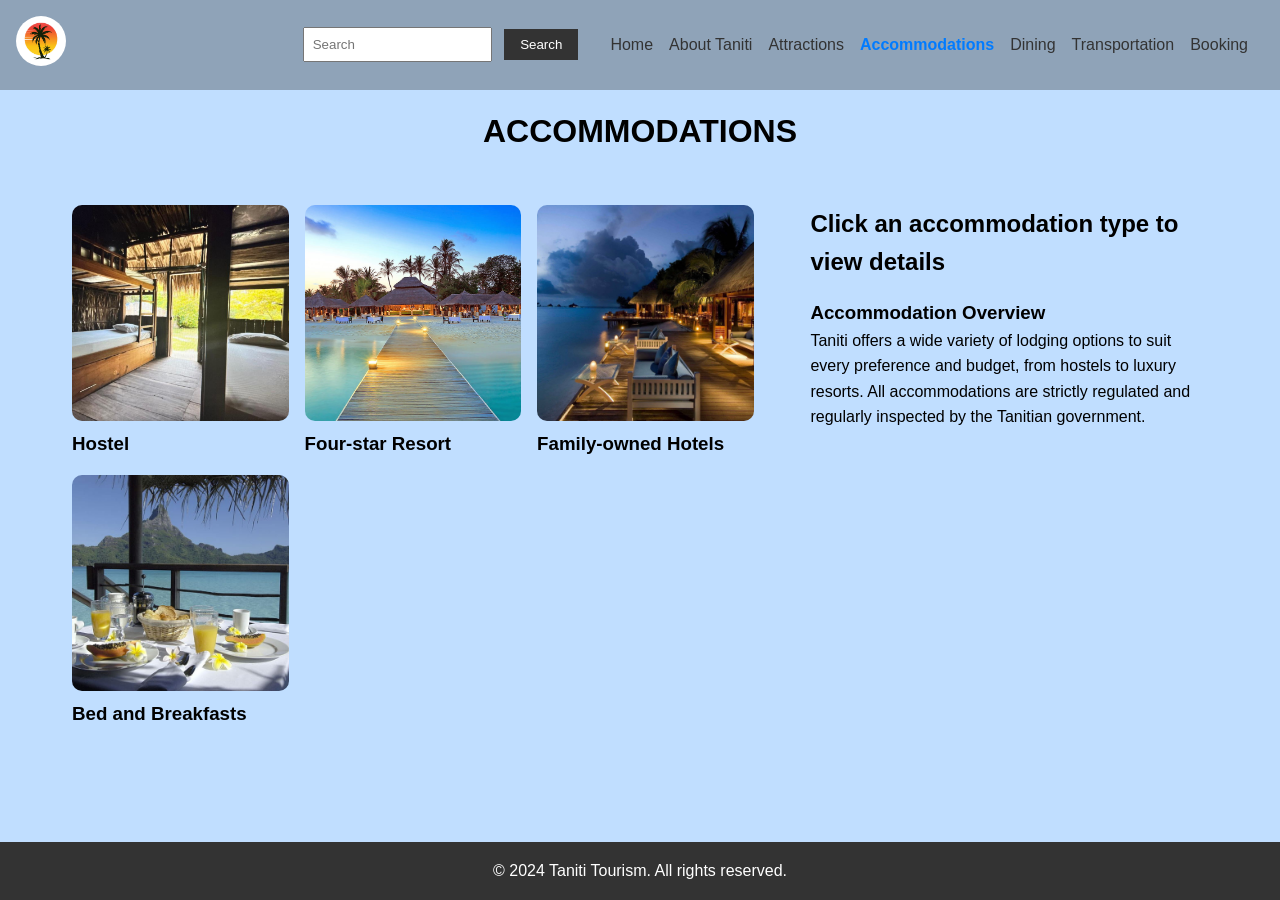
<file: accommodations.html>
<!DOCTYPE html>
<html lang="en">
<head>
    <meta charset="UTF-8">
    <meta name="viewport" content="width=device-width, initial-scale=1.0">
    <title>Accommodations - Taniti Tourism</title>
    <link rel="stylesheet" href="styles.css">
</head>
<body id="accommodations">
    <header>
        <nav class="desktop-nav">
            <div class="logo">
                <img src="images/logo.png" alt="Taniti Tourism Logo">
            </div>
            <div class="search-and-nav">
                <div class="search">
                    <input type="text" placeholder="Search">
                    <button type="submit">Search</button>
                </div>
                <ul class="nav-links">
                    <li><a href="index.html">Home</a></li>
                    <li><a href="about.html">About Taniti</a></li>
                    <li><a href="attractions.html">Attractions</a></li>
                    <li><a href="accommodations.html" class="current">Accommodations</a></li>
                    <li><a href="dining.html">Dining</a></li>
                    <li><a href="transportation.html">Transportation</a></li>
                    <li><a href="booking.html">Booking</a></li>
                </ul>
            </div>
        </nav>

        <nav class="mobile-nav">
            <div class="logo">
                <img src="images/logo.png" alt="Taniti Tourism Logo">
            </div>
            <div class="search">
                <input type="text" placeholder="Search">
                <button type="submit">Search</button>
            </div>
            <button class="hamburger-menu" aria-label="Open navigation menu">☰</button>
        </nav>
    </header>

    <main>
        <h1 class="page-title">ACCOMMODATIONS</h1>
        <div class="content-grid">
            <div class="item-grid">
                <div class="item" data-id="hostel">
                    <img src="images/hostel.jpg" alt="Inexpensive Hostel">
                    <h3>Hostel</h3>
                </div>
                <div class="item" data-id="resort">
                    <img src="images/resort.jpg" alt="Four-star Resort">
                    <h3>Four-star Resort</h3>
                </div>
                <div class="item" data-id="family-hotel">
                    <img src="images/family-hotel.jpg" alt="Family-owned Hotel">
                    <h3>Family-owned Hotels</h3>
                </div>
                <div class="item" data-id="bnb">
                    <img src="images/bed-and-breakfast.jpg" alt="Bed and Breakfast">
                    <h3>Bed and Breakfasts</h3>
                </div>
            </div>
            <div class="item-details">
                <h2>Click an accommodation type to view details</h2>
                <div id="item-info"></div>
            </div>
        </div>
    </main>

    <footer>
        <div class="footer-content">
            <p>&copy; 2024 Taniti Tourism. All rights reserved.</p>
        </div>
    </footer>

    <nav class="mobile-menu">
        <ul>
            <li><a href="index.html">Home</a></li>
            <li><a href="about.html">About Taniti</a></li>
            <li><a href="attractions.html">Attractions</a></li>
            <li><a href="accommodations.html" class="current">Accommodations</a></li>
            <li><a href="dining.html">Dining</a></li>
            <li><a href="transportation.html">Transportation</a></li>
            <li><a href="booking.html">Booking</a></li>
        </ul>
    </nav>

    <script src="script.js"></script>
</body>
</html>
</file>
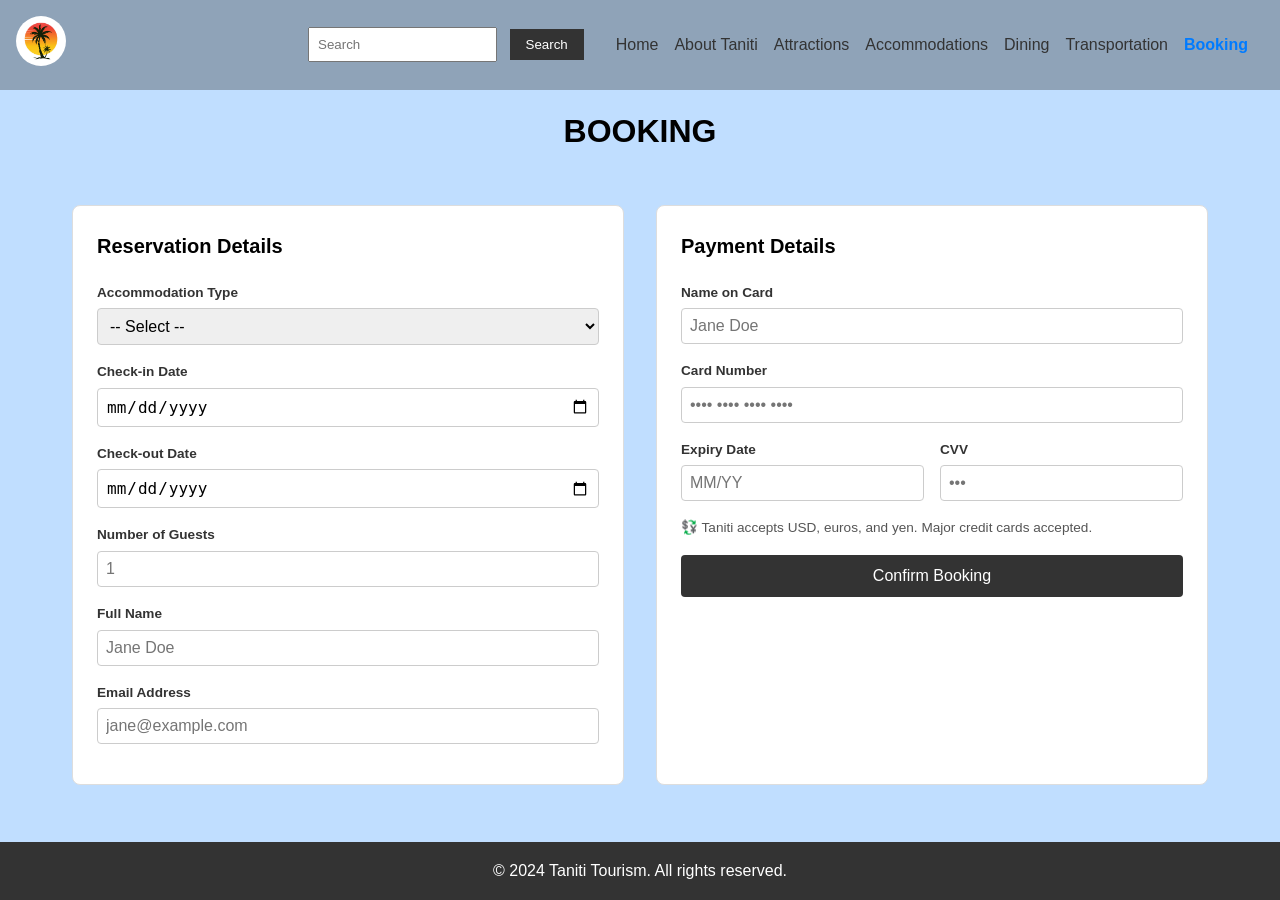
<file: booking.html>
<!DOCTYPE html>
<html lang="en">
<head>
    <meta charset="UTF-8">
    <meta name="viewport" content="width=device-width, initial-scale=1.0">
    <title>Booking - Taniti Tourism</title>
    <link rel="stylesheet" href="styles.css">
</head>
<body id="booking">
    <header>
        <nav class="desktop-nav">
            <div class="logo">
                <img src="images/logo.png" alt="Taniti Tourism Logo">
            </div>
            <div class="search-and-nav">
                <div class="search">
                    <input type="text" placeholder="Search">
                    <button type="submit">Search</button>
                </div>
                <ul class="nav-links">
                    <li><a href="index.html">Home</a></li>
                    <li><a href="about.html">About Taniti</a></li>
                    <li><a href="attractions.html">Attractions</a></li>
                    <li><a href="accommodations.html">Accommodations</a></li>
                    <li><a href="dining.html">Dining</a></li>
                    <li><a href="transportation.html">Transportation</a></li>
                    <li><a href="booking.html" class="current">Booking</a></li>
                </ul>
            </div>
        </nav>

        <nav class="mobile-nav">
            <div class="logo">
                <img src="images/logo.png" alt="Taniti Tourism Logo">
            </div>
            <div class="search">
                <input type="text" placeholder="Search">
                <button type="submit">Search</button>
            </div>
            <button class="hamburger-menu" aria-label="Open navigation menu">☰</button>
        </nav>
    </header>

    <main>
        <h1 class="page-title">BOOKING</h1>

        <div id="confirmation-banner" class="confirmation-banner" style="display:none;">
            <p>✅ Your booking has been submitted! A confirmation will be sent to your email.</p>
        </div>

        <div class="booking-layout" id="booking-form-area">
            <div class="booking-form-section">
                <h2>Reservation Details</h2>

                <div class="form-group">
                    <label for="accommodation">Accommodation Type</label>
                    <select id="accommodation">
                        <option value="">-- Select --</option>
                        <option value="hostel">Hostel</option>
                        <option value="resort">Four-star Resort</option>
                        <option value="family-hotel">Family-owned Hotel</option>
                        <option value="bnb">Bed and Breakfast</option>
                    </select>
                </div>

                <div class="form-group">
                    <label for="checkin">Check-in Date</label>
                    <input type="date" id="checkin">
                </div>

                <div class="form-group">
                    <label for="checkout">Check-out Date</label>
                    <input type="date" id="checkout">
                </div>

                <div class="form-group">
                    <label for="guests">Number of Guests</label>
                    <input type="number" id="guests" min="1" max="10" placeholder="1">
                </div>

                <div class="form-group">
                    <label for="name">Full Name</label>
                    <input type="text" id="name" placeholder="Jane Doe">
                </div>

                <div class="form-group">
                    <label for="email">Email Address</label>
                    <input type="email" id="email" placeholder="jane@example.com">
                </div>
            </div>

            <div class="payment-section">
                <h2>Payment Details</h2>

                <div class="form-group">
                    <label for="card-name">Name on Card</label>
                    <input type="text" id="card-name" placeholder="Jane Doe">
                </div>

                <div class="form-group">
                    <label for="card-number">Card Number</label>
                    <input type="text" id="card-number" placeholder="•••• •••• •••• ••••" maxlength="19">
                </div>

                <div class="form-row">
                    <div class="form-group">
                        <label for="expiry">Expiry Date</label>
                        <input type="text" id="expiry" placeholder="MM/YY" maxlength="5">
                    </div>
                    <div class="form-group">
                        <label for="cvv">CVV</label>
                        <input type="text" id="cvv" placeholder="•••" maxlength="3">
                    </div>
                </div>

                <p class="currency-note">💱 Taniti accepts USD, euros, and yen. Major credit cards accepted.</p>

                <button id="submit-booking" class="submit-btn">Confirm Booking</button>
            </div>
        </div>
    </main>

    <footer>
        <div class="footer-content">
            <p>&copy; 2024 Taniti Tourism. All rights reserved.</p>
        </div>
    </footer>

    <nav class="mobile-menu">
        <ul>
            <li><a href="index.html">Home</a></li>
            <li><a href="about.html">About Taniti</a></li>
            <li><a href="attractions.html">Attractions</a></li>
            <li><a href="accommodations.html">Accommodations</a></li>
            <li><a href="dining.html">Dining</a></li>
            <li><a href="transportation.html">Transportation</a></li>
            <li><a href="booking.html" class="current">Booking</a></li>
        </ul>
    </nav>

    <script src="script.js"></script>
    <script>
        // Mobile menu
        const hamburger = document.querySelector('.hamburger-menu');
        const mobileMenu = document.querySelector('.mobile-menu');
        if (hamburger && mobileMenu) {
            hamburger.addEventListener('click', () => mobileMenu.classList.toggle('active'));
        }

        // Card number formatting
        document.getElementById('card-number').addEventListener('input', function () {
            let v = this.value.replace(/\D/g, '').substring(0, 16);
            this.value = v.replace(/(.{4})/g, '$1 ').trim();
        });

        // Expiry formatting
        document.getElementById('expiry').addEventListener('input', function () {
            let v = this.value.replace(/\D/g, '').substring(0, 4);
            if (v.length >= 3) v = v.substring(0, 2) + '/' + v.substring(2);
            this.value = v;
        });

        // Submit
        document.getElementById('submit-booking').addEventListener('click', function () {
            const required = ['accommodation', 'checkin', 'checkout', 'guests', 'name', 'email', 'card-name', 'card-number', 'expiry', 'cvv'];
            const empty = required.filter(id => !document.getElementById(id).value.trim());

            if (empty.length > 0) {
                alert('Please fill in all fields before submitting.');
                return;
            }

            const checkin = new Date(document.getElementById('checkin').value);
            const checkout = new Date(document.getElementById('checkout').value);
            if (checkout <= checkin) {
                alert('Check-out date must be after check-in date.');
                return;
            }

            document.getElementById('booking-form-area').style.display = 'none';
            const banner = document.getElementById('confirmation-banner');
            banner.style.display = 'block';
            banner.scrollIntoView({ behavior: 'smooth' });
        });
    </script>
</body>
</html>
</file>
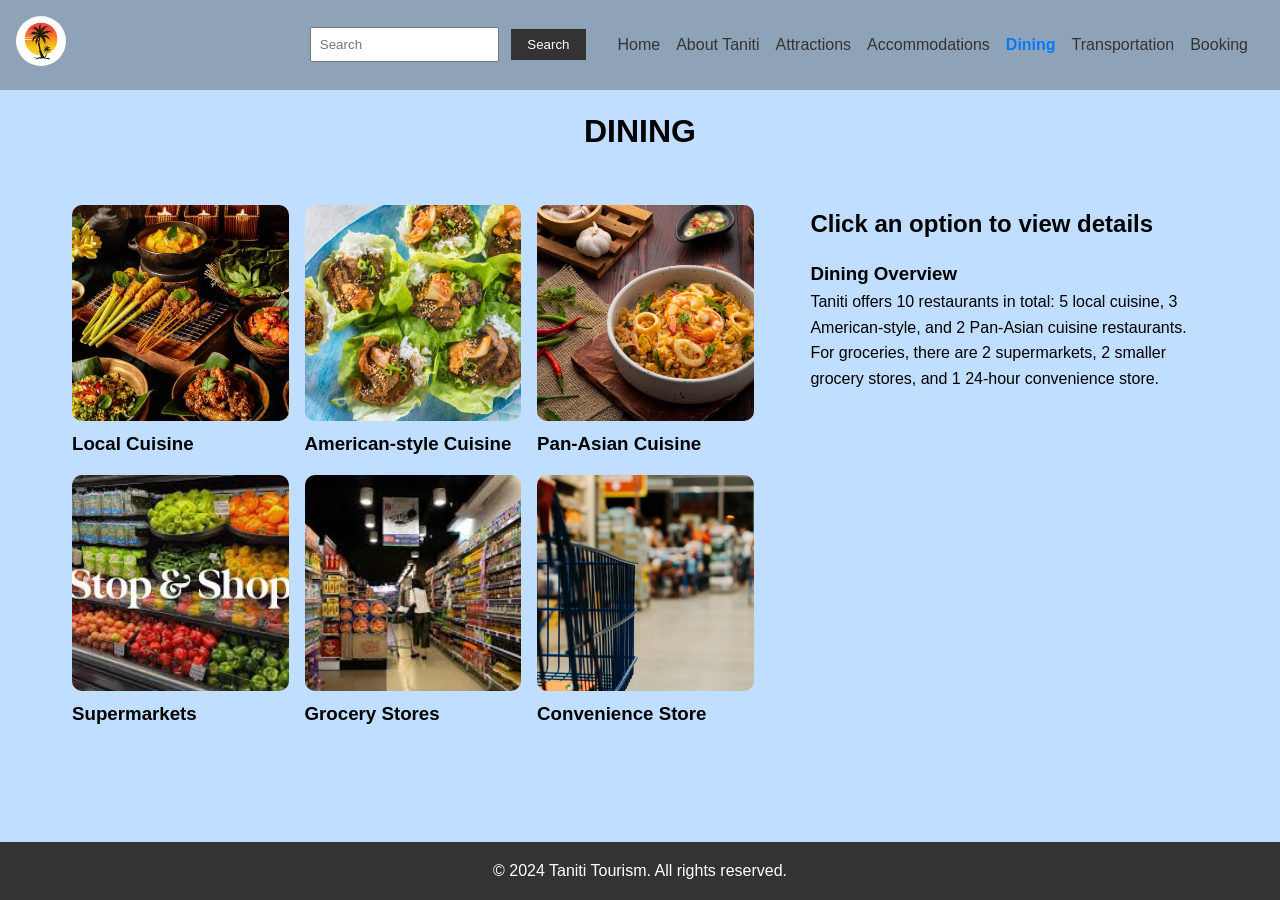
<file: dining.html>
<!DOCTYPE html>
<html lang="en">
<head>
    <meta charset="UTF-8">
    <meta name="viewport" content="width=device-width, initial-scale=1.0">
    <title>Dining - Taniti Tourism</title>
    <link rel="stylesheet" href="styles.css">
</head>
<body id="dining">
    <header>
        <nav class="desktop-nav">
            <div class="logo">
                <img src="images/logo.png" alt="Taniti Tourism Logo">
            </div>
            <div class="search-and-nav">
                <div class="search">
                    <input type="text" placeholder="Search">
                    <button type="submit">Search</button>
                </div>
                <ul class="nav-links">
                    <li><a href="index.html">Home</a></li>
                    <li><a href="about.html">About Taniti</a></li>
                    <li><a href="attractions.html">Attractions</a></li>
                    <li><a href="accommodations.html">Accommodations</a></li>
                    <li><a href="dining.html" class="current">Dining</a></li>
                    <li><a href="transportation.html">Transportation</a></li>
                    <li><a href="booking.html">Booking</a></li>
                </ul>
            </div>
        </nav>

        <nav class="mobile-nav">
            <div class="logo">
                <img src="images/logo.png" alt="Taniti Tourism Logo">
            </div>
            <div class="search">
                <input type="text" placeholder="Search">
                <button type="submit">Search</button>
            </div>
            <button class="hamburger-menu" aria-label="Open navigation menu">☰</button>
        </nav>
    </header>

    <main>
      <h1 class="page-title">DINING</h1>
      <div class="content-grid">
          <div class="item-grid">
              <div class="item" data-id="local">
                  <img src="images/local-cuisine.jpg" alt="Local Fish and Rice">
                  <h3>Local Cuisine</h3>
              </div>
              <div class="item" data-id="american">
                  <img src="images/american-cuisine.jpg" alt="American-style Meals">
                  <h3>American-style Cuisine</h3>
              </div>
              <div class="item" data-id="asian">
                  <img src="images/pan-asian-cuisine.jpg" alt="Pan-Asian Cuisine">
                  <h3>Pan-Asian Cuisine</h3>
              </div>
              <div class="item" data-id="supermarket">
                  <img src="images/supermarket.jpeg" alt="Supermarket">
                  <h3>Supermarkets</h3>
              </div>
              <div class="item" data-id="grocery">
                  <img src="images/grocery-store.jpeg" alt="Grocery Store">
                  <h3>Grocery Stores</h3>
              </div>
              <div class="item" data-id="convenience">
                  <img src="images/convenience-store.jpeg" alt="Convenience Store">
                  <h3>Convenience Store</h3>
              </div>
          </div>
          <div class="item-details">
            <h2>Click an option to view details</h2>
            <div id="item-info"></div>
          </div>
        </div>
    </main>

    <footer>
        <div class="footer-content">
            <p>&copy; 2024 Taniti Tourism. All rights reserved.</p>
        </div>
    </footer>

    <nav class="mobile-menu">
        <ul>
            <li><a href="index.html">Home</a></li>
            <li><a href="about.html">About Taniti</a></li>
            <li><a href="attractions.html">Attractions</a></li>
            <li><a href="accommodations.html">Accommodations</a></li>
            <li><a href="dining.html" class="current">Dining</a></li>
            <li><a href="transportation.html">Transportation</a></li>
            <li><a href="booking.html">Booking</a></li>
        </ul>
    </nav>

    <script src="script.js"></script>
   
</body>
</html>
</file>
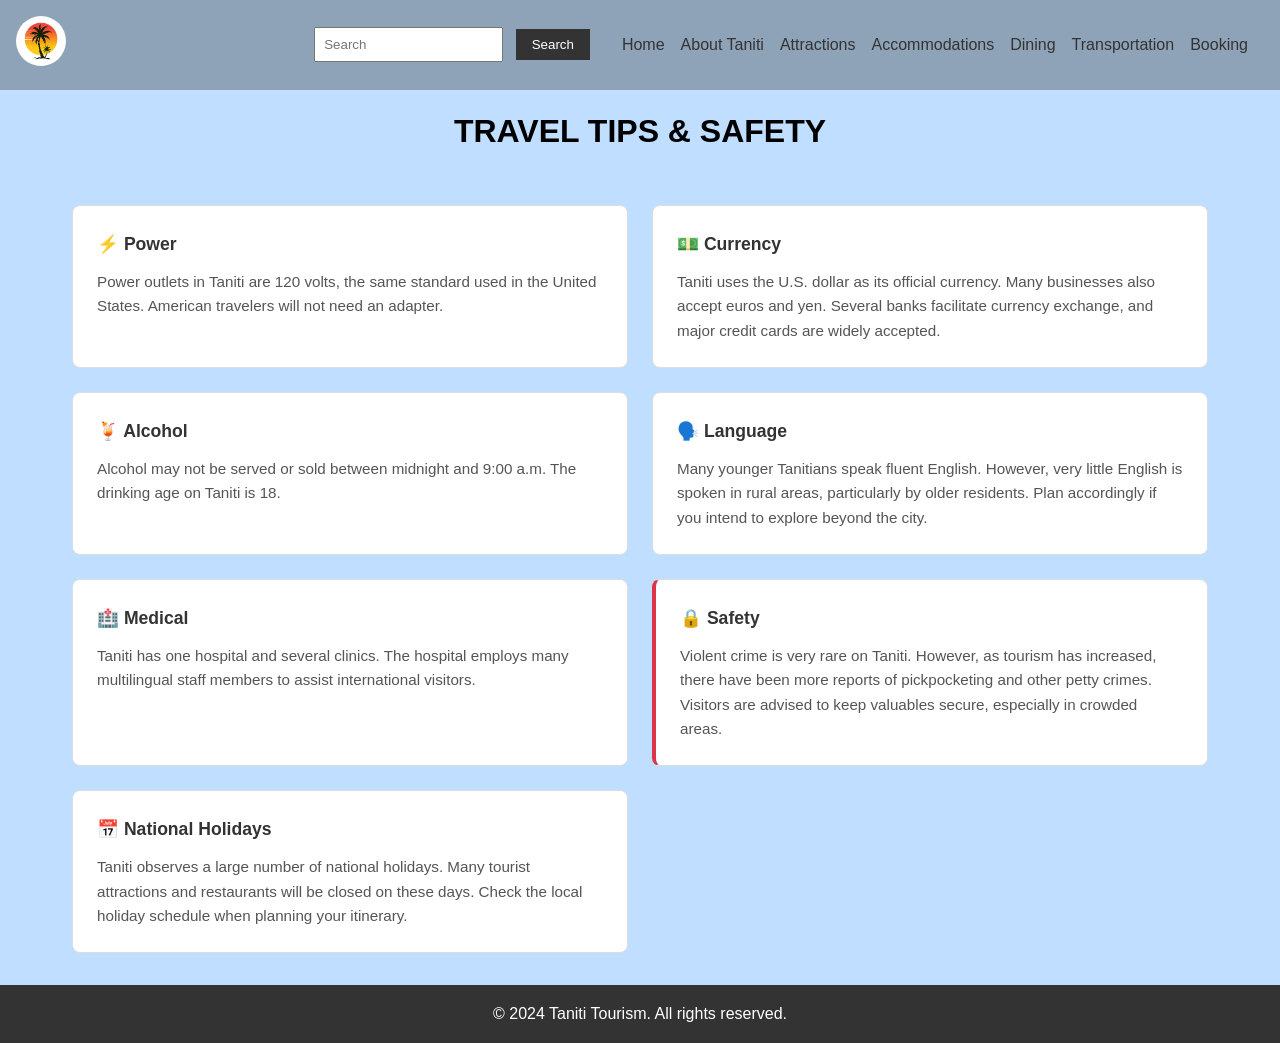
<file: faq.html>
<!DOCTYPE html>
<html lang="en">
<head>
    <meta charset="UTF-8">
    <meta name="viewport" content="width=device-width, initial-scale=1.0">
    <title>Travel Tips & Safety - Taniti Tourism</title>
    <link rel="stylesheet" href="styles.css">
</head>
<body id="faq">
    <header>
        <nav class="desktop-nav">
            <div class="logo">
                <img src="images/logo.png" alt="Taniti Tourism Logo">
            </div>
            <div class="search-and-nav">
                <div class="search">
                    <input type="text" placeholder="Search">
                    <button type="submit">Search</button>
                </div>
                <ul class="nav-links">
                    <li><a href="index.html">Home</a></li>
                    <li><a href="about.html">About Taniti</a></li>
                    <li><a href="attractions.html">Attractions</a></li>
                    <li><a href="accommodations.html">Accommodations</a></li>
                    <li><a href="dining.html">Dining</a></li>
                    <li><a href="transportation.html">Transportation</a></li>
                    <li><a href="booking.html">Booking</a></li>
                </ul>
            </div>
        </nav>

        <nav class="mobile-nav">
            <div class="logo">
                <img src="images/logo.png" alt="Taniti Tourism Logo">
            </div>
            <div class="search">
                <input type="text" placeholder="Search">
                <button type="submit">Search</button>
            </div>
            <button class="hamburger-menu" aria-label="Open navigation menu">☰</button>
        </nav>
    </header>

    <main>
        <h1 class="page-title">TRAVEL TIPS & SAFETY</h1>

        <div class="faq-content">

            <div class="faq-card">
                <h2>⚡ Power</h2>
                <p>Power outlets in Taniti are 120 volts, the same standard used in the United States. American travelers will not need an adapter.</p>
            </div>

            <div class="faq-card">
                <h2>💵 Currency</h2>
                <p>Taniti uses the U.S. dollar as its official currency. Many businesses also accept euros and yen. Several banks facilitate currency exchange, and major credit cards are widely accepted.</p>
            </div>

            <div class="faq-card">
                <h2>🍹 Alcohol</h2>
                <p>Alcohol may not be served or sold between midnight and 9:00 a.m. The drinking age on Taniti is 18.</p>
            </div>

            <div class="faq-card">
                <h2>🗣️ Language</h2>
                <p>Many younger Tanitians speak fluent English. However, very little English is spoken in rural areas, particularly by older residents. Plan accordingly if you intend to explore beyond the city.</p>
            </div>

            <div class="faq-card">
                <h2>🏥 Medical</h2>
                <p>Taniti has one hospital and several clinics. The hospital employs many multilingual staff members to assist international visitors.</p>
            </div>

            <div class="faq-card safety-card">
                <h2>🔒 Safety</h2>
                <p>Violent crime is very rare on Taniti. However, as tourism has increased, there have been more reports of pickpocketing and other petty crimes. Visitors are advised to keep valuables secure, especially in crowded areas.</p>
            </div>

            <div class="faq-card">
                <h2>📅 National Holidays</h2>
                <p>Taniti observes a large number of national holidays. Many tourist attractions and restaurants will be closed on these days. Check the local holiday schedule when planning your itinerary.</p>
            </div>

        </div>
    </main>

    <footer>
        <div class="footer-content">
            <p>&copy; 2024 Taniti Tourism. All rights reserved.</p>
        </div>
    </footer>

    <nav class="mobile-menu">
        <ul>
            <li><a href="index.html">Home</a></li>
            <li><a href="about.html">About Taniti</a></li>
            <li><a href="attractions.html">Attractions</a></li>
            <li><a href="accommodations.html">Accommodations</a></li>
            <li><a href="dining.html">Dining</a></li>
            <li><a href="transportation.html">Transportation</a></li>
            <li><a href="booking.html">Booking</a></li>
        </ul>
    </nav>

    <script src="script.js"></script>
</body>
</html>
</file>
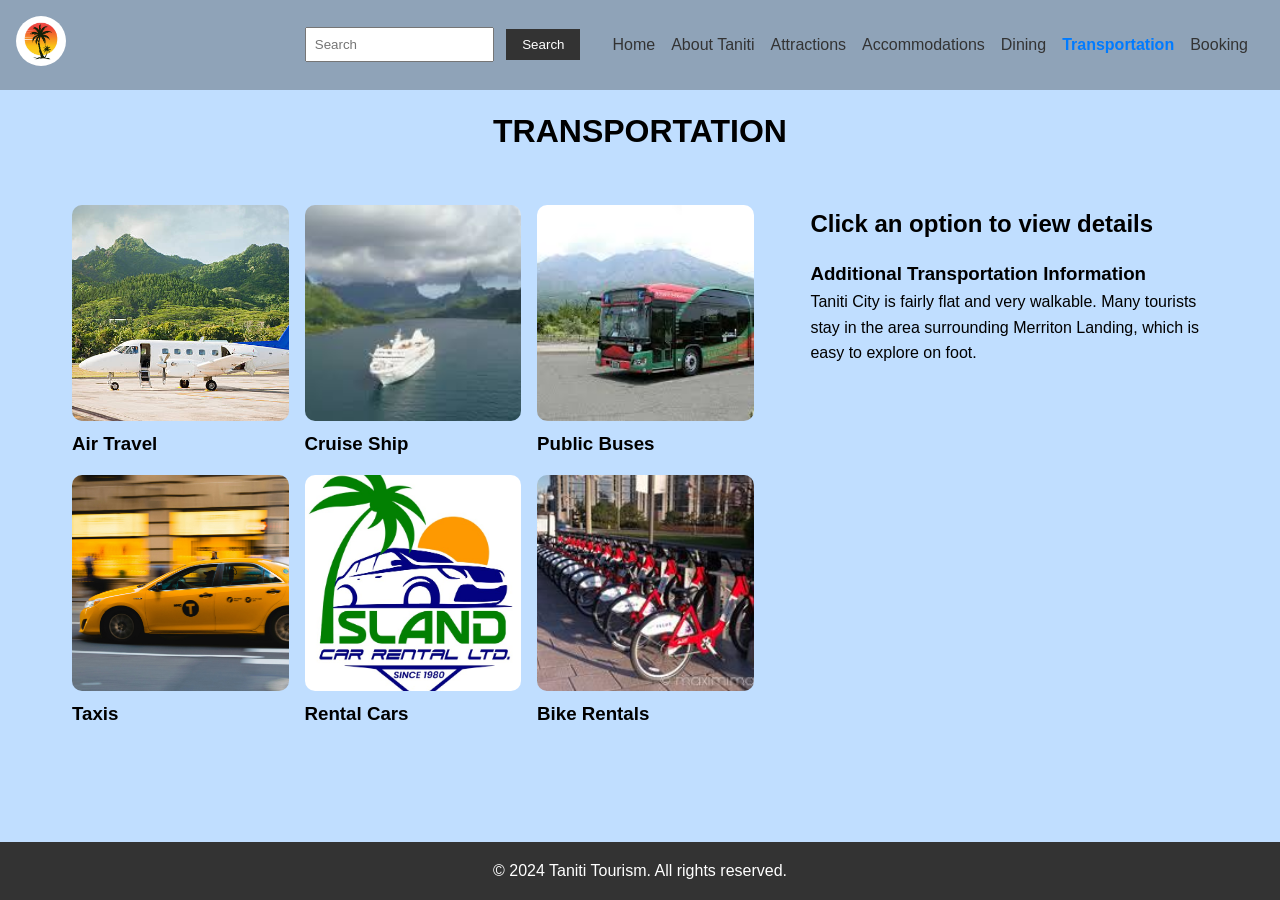
<file: transportation.html>
<!DOCTYPE html>
<html lang="en">
<head>
    <meta charset="UTF-8">
    <meta name="viewport" content="width=device-width, initial-scale=1.0">
    <title>Transportation - Taniti Tourism</title>
    <link rel="stylesheet" href="styles.css">
</head>
<body id="transportation">
    <header>
        <nav class="desktop-nav">
            <div class="logo">
                <img src="images/logo.png" alt="Taniti Tourism Logo">
            </div>
            <div class="search-and-nav">
                <div class="search">
                    <input type="text" placeholder="Search">
                    <button type="submit">Search</button>
                </div>
                <ul class="nav-links">
                    <li><a href="index.html">Home</a></li>
                    <li><a href="about.html">About Taniti</a></li>
                    <li><a href="attractions.html">Attractions</a></li>
                    <li><a href="accommodations.html">Accommodations</a></li>
                    <li><a href="dining.html">Dining</a></li>
                    <li><a href="transportation.html" class="current">Transportation</a></li>
                    <li><a href="booking.html">Booking</a></li>
                </ul>
            </div>
        </nav>

        <nav class="mobile-nav">
            <div class="logo">
                <img src="images/logo.png" alt="Taniti Tourism Logo">
            </div>
            <div class="search">
                <input type="text" placeholder="Search">
                <button type="submit">Search</button>
            </div>
            <button class="hamburger-menu" aria-label="Open navigation menu">☰</button>
        </nav>
    </header>

    <main>
        <h1 class="page-title">TRANSPORTATION</h1>
        <div class="content-grid">
          <div class="item-grid">
              <div class="item" data-id="air">
                  <img src="images/airport.jpg" alt="Taniti Airport">
                  <h3>Air Travel</h3>
              </div>
              <div class="item" data-id="cruise">
                  <img src="images/cruise-ship.jpeg" alt="Cruise Ship">
                  <h3>Cruise Ship</h3>
              </div>
              <div class="item" data-id="bus">
                  <img src="images/public-bus.jpeg" alt="Public Bus">
                  <h3>Public Buses</h3>
              </div>
              <div class="item" data-id="taxi">
                  <img src="images/taxi.jpg" alt="Taxi Service">
                  <h3>Taxis</h3>
              </div>
              <div class="item" data-id="rental">
                  <img src="images/rental-car.jpg" alt="Rental Car">
                  <h3>Rental Cars</h3>
              </div>
              <div class="item" data-id="bike">
                  <img src="images/bike-rental.jpg" alt="Bike Rental">
                  <h3>Bike Rentals</h3>
              </div>
          </div>
          <div class="item-details">
            <h2>Click an option to view details</h2>
            <div id="item-info"></div>
          </div>
        </div>
    </main>

    <footer>
        <div class="footer-content">
            <p>&copy; 2024 Taniti Tourism. All rights reserved.</p>
        </div>
    </footer>

    <nav class="mobile-menu">
        <ul>
            <li><a href="index.html">Home</a></li>
            <li><a href="about.html">About Taniti</a></li>
            <li><a href="attractions.html">Attractions</a></li>
            <li><a href="accommodations.html">Accommodations</a></li>
            <li><a href="dining.html">Dining</a></li>
            <li><a href="transportation.html" class="current">Transportation</a></li>
            <li><a href="booking.html">Booking</a></li>
        </ul>
    </nav>

    <script src="script.js"></script>
</body>
</html>
</file>
<file: styles.css>
/* Reset and base styles */
* {
  margin: 0;
  padding: 0;
  box-sizing: border-box;
}

html, body {
  height: 100%;
}

body {
  font-family: Arial, sans-serif;
  line-height: 1.6;
  display: flex;
  flex-direction: column;
  background-color: #007bff3f;
}

/* Header styles */
header {
  background-color: #33333358;
  padding: 1rem;
}

.desktop-nav {
  display: flex;
  justify-content: space-between;
  align-items: center;
}

.logo img {
  width: 50px;
  height: 50px;
  object-fit: cover;
  border-radius: 50%;
}

.search-and-nav {
  display: flex;
  align-items: center;
}

.search {
  margin-right: 2rem;
}

.search input {
  padding: 0.5rem;
  margin-right: 0.5rem;
}

.search button {
  padding: 0.5rem 1rem;
  background-color: #333;
  color: #fff;
  border: none;
  cursor: pointer;
}

.nav-links {
  list-style: none;
  display: flex;
}

.nav-links li {
  margin-right: 1rem;
}

.nav-links a {
  text-decoration: none;
  color: #333;
}

/* Main content */
main {
  flex: 1 0 auto;
}

/* Hero section */
.hero {
  position: relative;
  height: 600px;
  overflow: hidden;
}

.hero img {
  width: 100%;
  height: 100%;
  object-fit: cover;
}

.hero p {
  position: absolute;
  top: 50%;
  left: 50%;
  transform: translate(-50%, -50%);
  color: #fff;
  text-align: center;
  font-size: 8rem;
  background-color: rgba(0, 0, 0, 0.5);
  padding: 1rem;
  font-family: 'Playfair Display', serif;
  font-weight: 700;
  text-shadow: 2px 2px 4px rgba(0,0,0,0.5);
  letter-spacing: 2px;
  border-radius: 10px;
}

/* Quick links */
.quick-links {
  position: relative;
  margin-top: -60px;
  padding: 1rem;
  text-align: right;
}

.link-box {
  display: inline-block;
  background-color: #f4f4f4;
  padding: 1rem;
  border: 1px solid #ddd;
  border-radius: 5px;
}

.link-box a {
  display: block;
  text-decoration: none;
  color: #333;
  padding: 0.5rem 1rem;
  margin-bottom: 0.5rem;
}

.link-box a:last-child {
  margin-bottom: 0;
}

/* Footer */
footer {
  flex-shrink: 0;
  background-color: #333;
  color: #fff;
  text-align: center;
  padding: 1rem;
}

/* Mobile styles */
.mobile-nav, .mobile-menu, .hamburger-menu {
  display: none;
}

/* Media query for mobile layout */
@media screen and (max-width: 768px) {
  .desktop-nav {
      display: none;
  }

  .mobile-nav {
      display: flex;
      justify-content: space-between;
      align-items: center;
  }

  .mobile-nav .logo {
      order: 1;
  }

  .mobile-nav .search {
      order: 2;
  }

  .hamburger-menu {
      display: block;
      font-size: 1.5rem;
      background: none;
      border: none;
      cursor: pointer;
      order: 3;
  }

  .mobile-menu {
      display: none;
      position: fixed;
      top: 0;
      left: 0;
      width: 100%;
      height: 100%;
      background-color: rgba(0, 0, 0, 0.9);
      z-index: 1000;
  }

  .mobile-menu.active {
      display: block;
  }

  .mobile-menu ul {
      list-style: none;
      padding: 2rem;
  }

  .mobile-menu li {
      margin-bottom: 1rem;
  }

  .mobile-menu a {
      color: #fff;
      text-decoration: none;
      font-size: 1.2rem;
  }

  .hero {
      height: 300px;
  }

  .hero p {
      font-size: 1.5rem;
  }

  .quick-links {
      margin-top: 0;
      text-align: center;
  }

  .link-box {
      width: 100%;
  }

  .link-box a {
      margin-bottom: 0.5rem;
  }
}

/* About page styles */
.page-title {
  text-align: center;
  padding: 1rem 0;
  font-size: 2rem;
}

.about-content {
  display: flex;
  justify-content: space-between;
  padding: 2rem;
  max-width: 1200px;
  margin: 0 auto;
}

.island-image, .island-description {
  flex-basis: 48%;
}

.island-image img {
  width: 100%;
  height: auto;
}

.island-description h2 {
  font-size: 1.5rem;
  margin-bottom: 1rem;
}

/* Media query for mobile layout */
@media screen and (max-width: 768px) {
  .about-content {
      flex-direction: column;
      padding: 1rem;
  }

  .island-image, .island-description {
      flex-basis: 100%;
  }

  .island-image {
      margin-bottom: 1rem;
  }
}

/* Highlight current page in navigation */
.nav-links a.current,
.mobile-menu a.current {
    font-weight: bold;
    color: #007bff; /* You can change this to any color you prefer */
    text-decoration: none;
}

/* Attractions page styles */
.attractions-content {
  display: flex;
  justify-content: space-between;
  padding: 2rem;
  max-width: 1200px;
  margin: 0 auto;
}

.attraction-grid {
  display: grid;
  grid-template-columns: repeat(3, 1fr);
  gap: 1rem;
  flex-basis: 60%;
}

.attraction {
  cursor: pointer;
  transition: transform 0.3s ease;
}

.attraction:hover {
  transform: scale(1.05);
}

.attraction img {
  width: 100%;
  height: auto;
  object-fit: cover;
  aspect-ratio: 1 / 1;
}

.attraction-details {
  flex-basis: 35%;
}

/* Media query for mobile layout */
@media screen and (max-width: 768px) {
  .attractions-content {
      flex-direction: column;
      padding: 1rem;
  }

  .attraction-grid {
      grid-template-columns: repeat(2, 1fr);
      margin-bottom: 2rem;
  }

  .attraction-details {
      width: 100%;
  }
}

.content-grid {
  display: flex;
  justify-content: space-between;
  padding: 2rem;
  max-width: 1200px;
  margin: 0 auto;
}

.item-grid {
  display: grid;
  grid-template-columns: repeat(3, 1fr);
  gap: 1rem;
  flex-basis: 60%;
}

.item {
  cursor: pointer;
  transition: transform 0.3s ease;
  
}

.item:hover {
  transform: scale(1.05);
}

.item img {
  width: 100%;
  height: auto;
  object-fit: cover;
  aspect-ratio: 1 / 1;
  border-radius: 10px;
}

.item-details {
  flex-basis: 35%;
}

.item-details h2 {
  margin-bottom: 1rem;
}

#item-info {
  list-style-type: none;
}

#item-info li {
  margin-bottom: 0.5rem;
}

/* Booking page */
.booking-layout {
    display: flex;
    gap: 2rem;
    padding: 2rem;
    max-width: 1200px;
    margin: 0 auto;
}

.booking-form-section,
.payment-section {
    flex: 1;
    background: #fff;
    padding: 1.5rem;
    border-radius: 8px;
    border: 1px solid #ddd;
}

.booking-form-section h2,
.payment-section h2 {
    margin-bottom: 1.25rem;
    font-size: 1.25rem;
}

.form-group {
    display: flex;
    flex-direction: column;
    margin-bottom: 1rem;
}

.form-group label {
    font-size: 0.85rem;
    font-weight: bold;
    margin-bottom: 0.3rem;
    color: #333;
}

.form-group input,
.form-group select {
    padding: 0.5rem;
    border: 1px solid #ccc;
    border-radius: 4px;
    font-size: 1rem;
}

.form-row {
    display: flex;
    gap: 1rem;
}

.form-row .form-group {
    flex: 1;
}

.currency-note {
    font-size: 0.85rem;
    color: #555;
    margin-bottom: 1rem;
}

.submit-btn {
    width: 100%;
    padding: 0.75rem;
    background-color: #333;
    color: #fff;
    border: none;
    border-radius: 4px;
    font-size: 1rem;
    cursor: pointer;
}

.submit-btn:hover {
    background-color: #555;
}

.confirmation-banner {
    max-width: 1200px;
    margin: 2rem auto;
    padding: 1.5rem 2rem;
    background-color: #d4edda;
    border: 1px solid #c3e6cb;
    border-radius: 8px;
    text-align: center;
    font-size: 1.1rem;
    color: #155724;
}

/* FAQ / Travel Tips page */
.faq-content {
    display: grid;
    grid-template-columns: repeat(2, 1fr);
    gap: 1.5rem;
    padding: 2rem;
    max-width: 1200px;
    margin: 0 auto;
}

.faq-card {
    background: #fff;
    border: 1px solid #ddd;
    border-radius: 8px;
    padding: 1.5rem;
}

.faq-card h2 {
    font-size: 1.1rem;
    margin-bottom: 0.75rem;
    color: #333;
}

.faq-card p {
    font-size: 0.95rem;
    line-height: 1.6;
    color: #555;
}

.safety-card {
    border-left: 4px solid #dc3545;
}

@media screen and (max-width: 768px) {
    .faq-content {
        grid-template-columns: 1fr;
        padding: 1rem;
    }
}

@media screen and (max-width: 768px) {
    .booking-layout {
        flex-direction: column;
        padding: 1rem;
    }

    .form-row {
        flex-direction: column;
        gap: 0;
    }
}

/* Media query for mobile layout */
@media screen and (max-width: 768px) {
  .content-grid {
      flex-direction: column;
      padding: 1rem;
  }

  .item-grid {
      grid-template-columns: repeat(2, 1fr);
      margin-bottom: 2rem;
  }

  .item-details {
      width: 100%;
  }
}
</file>
